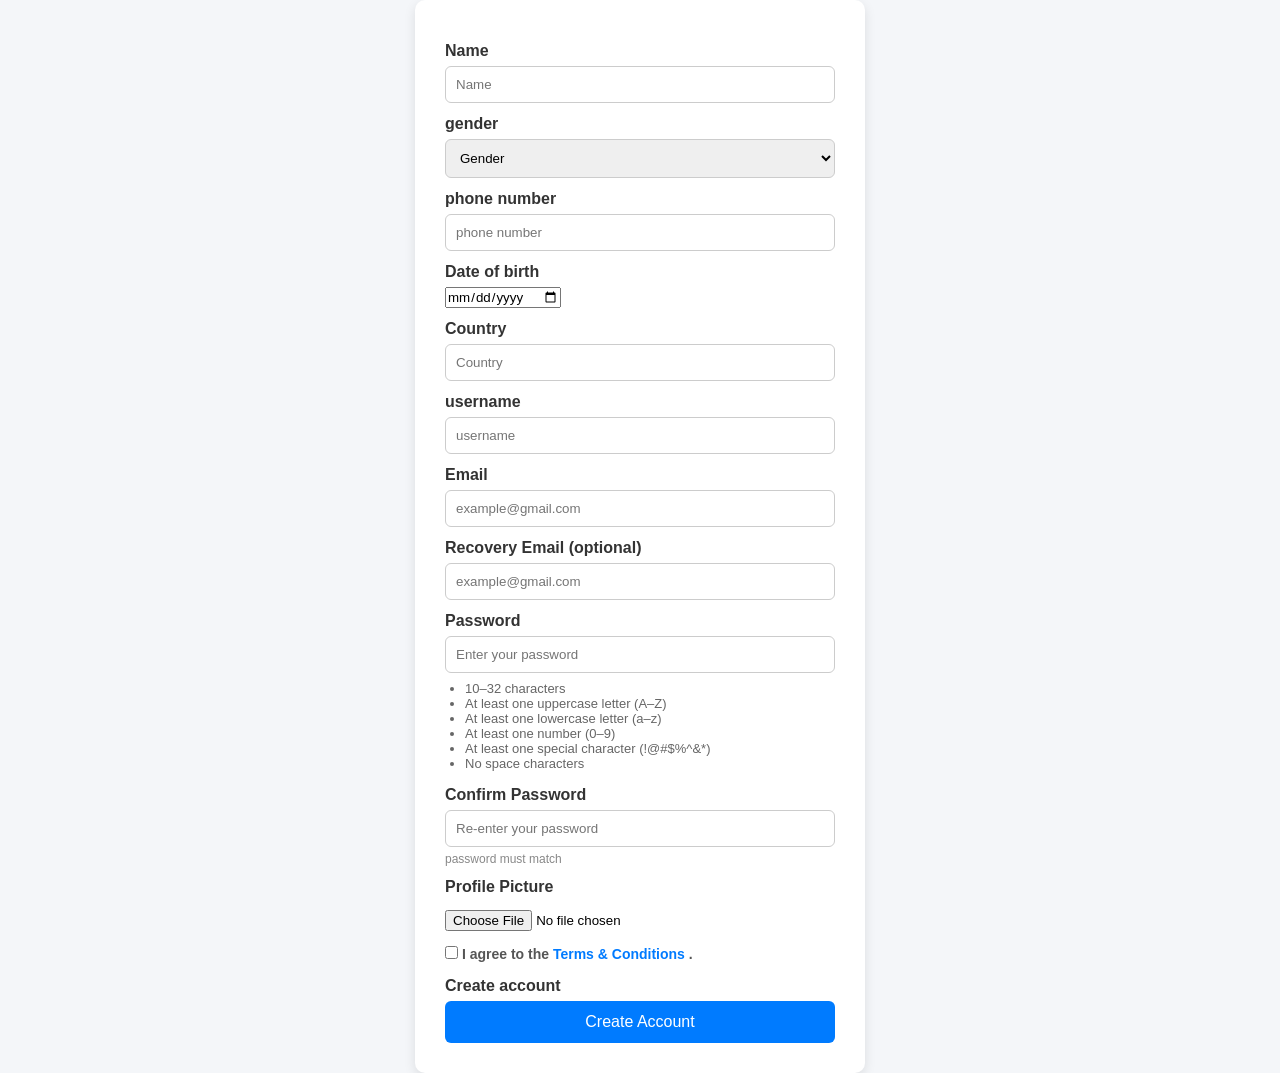
<file: index.html>
<!doctype html>
<html lang="en">

<head>
    <meta charset="UTF-8" />
    <meta name="viewport" content="width=device-width, initial-scale=1.0" />
    <title>Email sign up</title>
    <link rel="stylesheet" href="account.css">
</head>

<body>
    <form action="" class="container">
        <label for="name">Name </label>
        <input type="text" id="name" placeholder="Name" required />
        <label for="gender">gender </label>
        <select name="gender" id="gender" required>
            <option value="" disabled selected hidden> Gender</option>
            <option value="male">Male</option>
            <option value="female">Female</option>
            <option value="other">Other</option>
        </select>
        <label for="phone number">phone number </label>
        <input type="number" placeholder="phone number">
        <label for="dob">Date of birth</label>
        <input type="date" id="dob" placeholder="MM/DD/YYYY" required>
        <label for="country">Country </label>
        <input list="africanCountries" id="country" name="country" placeholder="Country" required>
        <datalist id="africanCountries">
            <option value="Algeria">
            <option value="Angola">
            <option value="Benin">
            <option value="Botswana">
            <option value="Burkina Faso">
            <option value="Burundi">
            <option value="Cabo Verde">
            <option value="Cameroon">
            <option value="Central African Republic">
            <option value="Chad">
            <option value="Comoros">
            <option value="Congo (Republic)">
            <option value="Congo (Democratic Republic)">
            <option value="Djibouti">
            <option value="Egypt">
            <option value="Equatorial Guinea">
            <option value="Eritrea">
            <option value="Eswatini">
            <option value="Ethiopia">
            <option value="Gabon">
            <option value="Gambia">
            <option value="Ghana">
            <option value="Guinea">
            <option value="Guinea-Bissau">
            <option value="Ivory Coast">
            <option value="Kenya">
            <option value="Lesotho">
            <option value="Liberia">
            <option value="Libya">
            <option value="Madagascar">
            <option value="Malawi">
            <option value="Mali">
            <option value="Mauritania">
            <option value="Mauritius">
            <option value="Morocco">
            <option value="Mozambique">
            <option value="Namibia">
            <option value="Niger">
            <option value="Nigeria">
            <option value="Rwanda">
            <option value="São Tomé and Príncipe">
            <option value="Senegal">
            <option value="Seychelles">
            <option value="Sierra Leone">
            <option value="Somalia">
            <option value="South Africa">
            <option value="South Sudan">
            <option value="Sudan">
            <option value="Tanzania">
            <option value="Togo">
            <option value="Tunisia">
            <option value="Uganda">
            <option value="Zambia">
            <option value="Zimbabwe">
        </datalist>
        <label for="username">username </label>
        <input type="text" placeholder="username">
        <label for="email">Email </label>
        <input type="email" id="email" placeholder="example@gmail.com" required autocomplete="email">
        <label for="rcovery email">Recovery Email (optional)</label>
        <input type="email" id="recovery" name=" recovery" placeholder="example@gmail.com" autocomplete="email">
        <label for="password">Password </label>
        <input type="password" id="password" name="password" placeholder="Enter your password" required
            pattern="^(?=.*[A-Z])(?=.*[a-z])(?=.*\d)(?=.*[\W_])(?!.*\s).{10,32}$"
            title="10-32 characters, at least one uppercase, one lowercase, one number, one special character, and no spaces.">

        <small>
            <ul id="list">
                <li>10–32 characters</li>
                <li>At least one uppercase letter (A–Z)</li>
                <li>At least one lowercase letter (a–z)</li>
                <li>At least one number (0–9)</li>
                <li>At least one special character (!@#$%^&*)</li>
                <li>No space characters</li>
            </ul>
        </small>
        <label for="confirmPassword">Confirm Password</label>
        <input type="password" id="confirm" placeholder="Re-enter your password" required>
        <small>password must match</small>
        <label for="profile">Profile Picture</label>
        <input type="file" id="profilePic" accept="image/*">
        <label class="terms">
            <input type="checkbox" id="agree" name="agree" required>
            I agree to the <a href="terms.html" target="_blank">Terms & Conditions</a> .
        </label>
        <label for="create account">Create account</label>
        <button type="submit">Create Account</button>
        <script>
            const form = document.querySelector("form");
            form.addEventListener("submit", function (e) {
                const password = document.getElementById("password").value;
                const confirm = document.getElementById("confirm").value;

                if (password !== confirm) {
                    alert("Passwords do not match!");
                    e.preventDefault();
                }
            });
        </script>
    </form>
</body>

</html>
</file>
<file: account.css>
/* General reset */
* {
    margin: 0;
    padding: 0;
    box-sizing: border-box;
    font-family: Arial, Helvetica, sans-serif;
}

/* Body styling */
body {
    background: #f4f6f9;
    display: flex;
    justify-content: center;
    align-items: center;
    min-height: 100vh;
}

/* Form container */
.container {
    background: #ffffff;
    padding: 30px;
    border-radius: 10px;
    box-shadow: 0px 4px 12px rgba(0, 0, 0, 0.1);
    width: 100%;
    max-width: 450px;
}

/* Labels */
label {
    display: block;
    margin: 12px 0 6px;
    font-weight: bold;
    color: #333;
}

/* Inputs, selects, file upload */
input[type="text"],
input[type="number"],
input[type="email"],
input[type="password"],
input[list],
select {
    width: 100%;
    padding: 10px;
    border: 1px solid #ccc;
    border-radius: 6px;
    outline: none;
    transition: border 0.3s ease;
}

input:focus,
select:focus {
    border-color: #007bff;
}

/* File input */
input[type="file"] {
    margin-top: 8px;
}

/* Checkbox terms */
.terms {
    margin: 15px 0;
    font-size: 14px;
    color: #555;
}

.terms a {
    color: #007bff;
    text-decoration: none;
}

.terms a:hover {
    text-decoration: underline;
}

/* Password rules list */
#list {
    margin: 8px 0 15px 20px;
    font-size: 13px;
    color: #666;
}

/* Small notes */
small {
    display: block;
    margin-top: 5px;
    font-size: 12px;
    color: #888;
}

/* Submit button */
button {
    width: 100%;
    padding: 12px;
    background: #007bff;
    color: #fff;
    border: none;
    border-radius: 6px;
    font-size: 16px;
    cursor: pointer;
    transition: background 0.3s ease;
}

button:hover {
    background: #0056b3;
}
</file>
